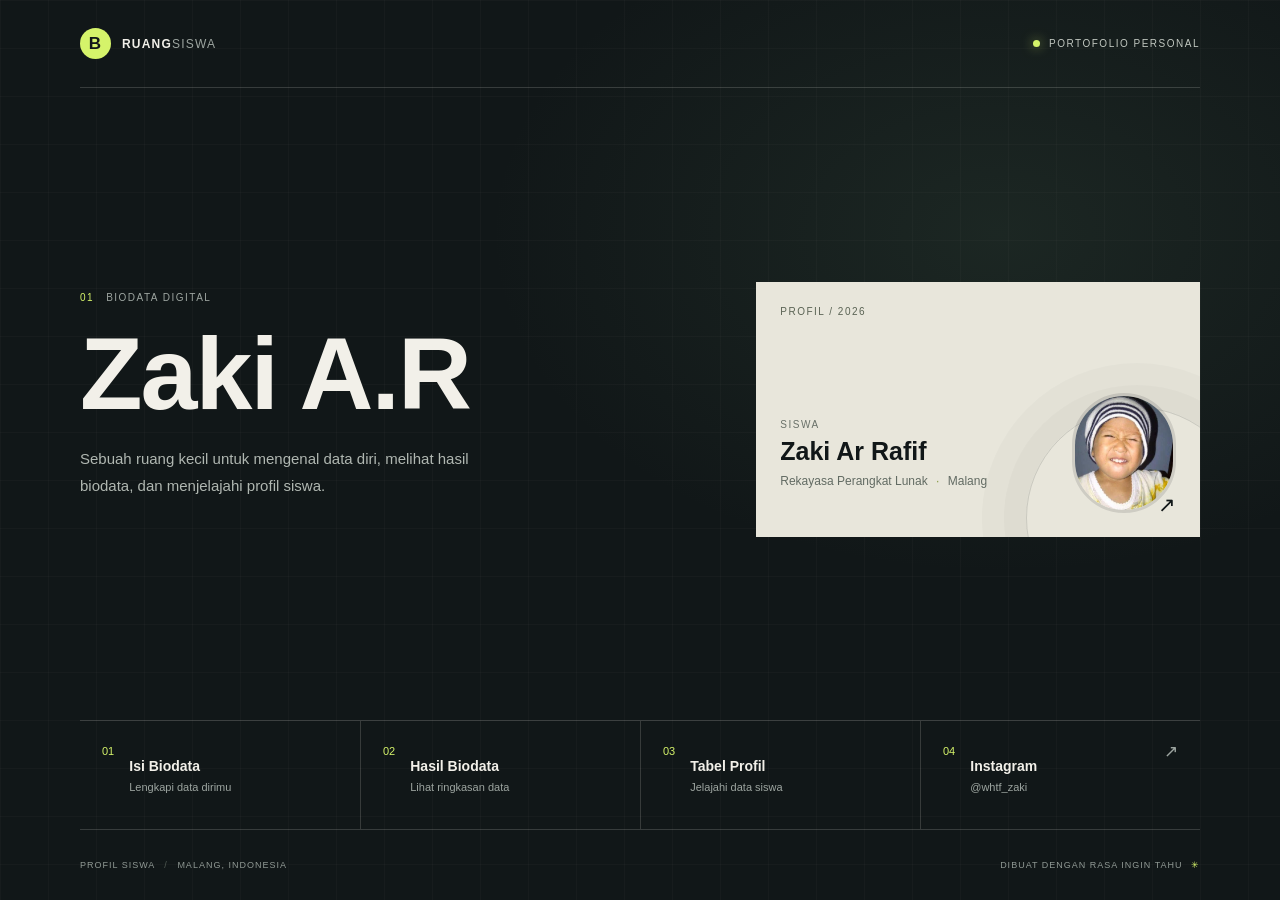
<file: index.html>
<!DOCTYPE html>
<html lang="id">
<head>
    <meta charset="UTF-8">
    <meta name="viewport" content="width=device-width, initial-scale=1.0">
    <meta name="theme-color" content="#111718">
    <title>Biodata Siswa | Zaki Ar Rafif</title>
    <link rel="stylesheet" href="style.css">
</head>
<body>
    <main class="home">
        <header class="topbar">
            <a class="wordmark" href="index.html" aria-label="Beranda Biodata Siswa">
                <span class="wordmark-icon" aria-hidden="true">B</span>
                <span>RUANG<span class="wordmark-light">SISWA</span></span>
            </a>
            <span class="topbar-note"><span class="status-dot"></span> PORTOFOLIO PERSONAL</span>
        </header>

        <section class="welcome" aria-labelledby="welcome-title">
            <div class="welcome-copy">
                <p class="eyebrow"><span>01</span> BIODATA DIGITAL</p>
                <h1 id="welcome-title">Zaki A.R<br><span></span></h1>
                <p class="intro">Sebuah ruang kecil untuk mengenal data diri, melihat hasil biodata, dan menjelajahi profil siswa.</p>
                </a>
            </div>

            <aside class="profile-note" aria-label="Profil siswa">
                <span class="note-index">PROFIL / 2026</span>
                <div class="profile-summary">
                    <div class="profile-copy">
                        <p class="profile-label">SISWA</p>
                        <h2>Zaki Ar Rafif</h2>
                        <p class="profile-detail">Rekayasa Perangkat Lunak <span>·</span> Malang</p>
                    </div>
                    <img class="profile-photo" src="zaki.jpg" alt="Foto Zaki Ar Rafif" width="104" height="120">
                </div>
                <span class="note-mark" aria-hidden="true">↗</span>
            </aside>
        </section>

        <nav class="menu-list" aria-label="Jelajahi biodata">
            <a class="menu-item" href="form_biodata.html">
                <span class="menu-number">01</span>
                <span class="menu-copy"><strong>Isi Biodata</strong><small>Lengkapi data dirimu</small></span>
                <span class="menu-arrow" aria-hidden="true"></span>
            </a>
            <a class="menu-item" href="hasil_biodata.html">
                <span class="menu-number">02</span>
                <span class="menu-copy"><strong>Hasil Biodata</strong><small>Lihat ringkasan data</small></span>
                <span class="menu-arrow" aria-hidden="true"></span>
            </a>
            <a class="menu-item" href="tabel.html">
                <span class="menu-number">03</span>
                <span class="menu-copy"><strong>Tabel Profil</strong><small>Jelajahi data siswa</small></span>
                <span class="menu-arrow" aria-hidden="true"></span>
            </a>
            <a class="menu-item" href="https://www.instagram.com/whtf_zaki/" target="_blank" rel="noopener noreferrer">
                <span class="menu-number">04</span>
                <span class="menu-copy"><strong>Instagram</strong><small>@whtf_zaki</small></span>
                <span class="menu-arrow" aria-hidden="true">&#8599;</span>
            </a>
        </nav>

        <footer class="footer">
            <span>PROFIL SISWA <span class="footer-separator">/</span> MALANG, INDONESIA</span>
            <span>DIBUAT DENGAN RASA INGIN TAHU <span class="footer-star">✳</span></span>
        </footer>
    </main>
</body>
</html>
</file>
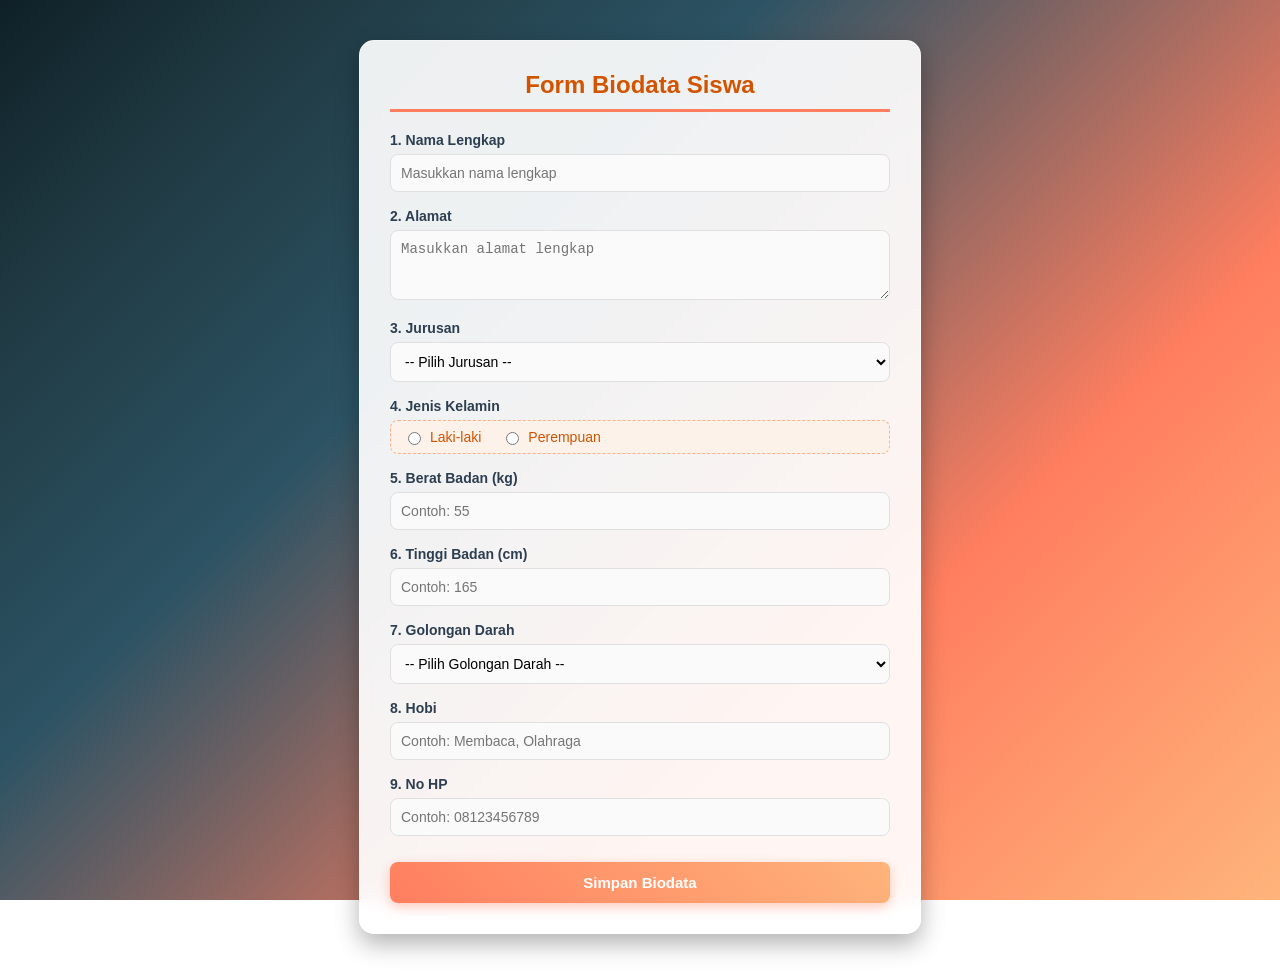
<file: form_biodata.html>
<!DOCTYPE html>
<html lang="en">
<head>
    <meta charset="UTF-8">
    <meta name="viewport" content="width=device-width, initial-scale=1.0">
    <title>Document</title>
</head>
<body>
    <!DOCTYPE html>
<html lang="id">
<head>
  <meta charset="UTF-8">
  <meta name="viewport" content="width=device-width, initial-scale=1.0">
  <title>Aplikasi Biodata Siswa - Sunset Theme</title>
  <style>
    /* Latar Belakang Gradasi Tema Sunset */
    body {
      font-family: 'Segoe UI', Tahoma, Geneva, Verdana, sans-serif;
      background: linear-gradient(135deg, #0f2027 0%, #203a43 15%, #2c5364 35%, #ff7e5f 70%, #feb47b 100%);
      background-attachment: fixed;
      display: flex;
      justify-content: center;
      padding: 40px 15px;
      margin: 0;
      min-height: 100vh;
      box-sizing: border-box;
    }

    /* Kartu Utama dengan Efek Transparansi Kaca (Glassmorphism) */
    .card {
      background: rgba(255, 255, 255, 0.92);
      backdrop-filter: blur(10px);
      padding: 30px;
      border-radius: 15px;
      box-shadow: 0 10px 25px rgba(0, 0, 0, 0.3);
      width: 100%;
      max-width: 500px;
      border: 1px solid rgba(255, 255, 255, 0.4);
    }

    /* Judul Tema Sunset */
    h2 {
      margin-top: 0;
      color: #d35400;
      text-align: center;
      border-bottom: 3px solid #ff7e5f;
      padding-bottom: 10px;
      margin-bottom: 20px;
      font-size: 24px;
    }

    .form-group {
      margin-bottom: 16px;
    }

    label {
      display: block;
      margin-bottom: 6px;
      font-weight: 600;
      color: #2c3e50;
      font-size: 14px;
    }

    input[type="text"], 
    input[type="number"], 
    input[type="tel"], 
    select, 
    textarea {
      width: 100%;
      padding: 10px;
      box-sizing: border-box;
      border: 1px solid #e0e0e0;
      border-radius: 8px;
      font-size: 14px;
      background-color: #fafafa;
      transition: all 0.3s ease;
    }

    input:focus, select:focus, textarea:focus {
      outline: none;
      border-color: #ff7e5f;
      box-shadow: 0 0 5px rgba(255, 126, 95, 0.5);
      background-color: #fff;
    }

    /* Opsi Pilihan Jenis Kelamin (Radio Button Styling) */
    .radio-group {
      display: flex;
      gap: 20px;
      margin-top: 6px;
      background: #fdf2e9;
      padding: 8px 12px;
      border-radius: 8px;
      border: 1px dashed #ffb088;
    }

    .radio-group label {
      font-weight: 500;
      cursor: pointer;
      color: #d35400;
      display: flex;
      align-items: center;
      gap: 6px;
      margin-bottom: 0;
    }

    .radio-group input[type="radio"] {
      accent-color: #ff7e5f; /* Warna titik radio disesuaikan dengan sunset */
      cursor: pointer;
    }

    /* Tombol Utama (Warna Gradasi Sunset) */
    button {
      width: 100%;
      padding: 12px;
      border: none;
      border-radius: 8px;
      font-size: 15px;
      cursor: pointer;
      color: white;
      font-weight: bold;
      transition: transform 0.2s, box-shadow 0.2s;
    }

    button:active {
      transform: scale(0.98);
    }

    .btn-simpan {
      background: linear-gradient(45deg, #ff7e5f, #feb47b);
      margin-top: 10px;
      box-shadow: 0 4px 12px rgba(255, 126, 95, 0.4);
    }

    .btn-simpan:hover {
      background: linear-gradient(45deg, #e76f51, #f4a261);
    }

    .btn-cetak {
      background: linear-gradient(45deg, #2a9d8f, #e9c46a);
      box-shadow: 0 4px 12px rgba(42, 157, 143, 0.3);
    }

    .btn-kembali {
      background-color: #6c757d;
    }

    /* Container Hasil */
    #hasilContainer {
      display: none;
    }

    .result-table {
      width: 100%;
      border-collapse: collapse;
      margin-top: 15px;
    }

    .result-table td {
      padding: 10px 4px;
      border-bottom: 1px solid #f2f2f2;
      vertical-align: top;
      font-size: 14px;
      color: #333;
    }

    .result-table td.label {
      font-weight: bold;
      color: #d35400;
      width: 42%;
    }

    .button-group {
      display: flex;
      gap: 10px;
      margin-top: 20px;
    }

    @media print {
      body {
        background: none;
        padding: 0;
      }
      .button-group {
        display: none;
      }
      .card {
        box-shadow: none;
        border: none;
        max-width: 100%;
      }
    }
  </style>
</head>
<body>

  <!-- SLIDE 1: FORM INPUT BIODATA -->
  <div id="formContainer" class="card">
    <h2>Form Biodata Siswa</h2>
    <form id="biodataForm">
      
      <!-- 1. Nama -->
      <div class="form-group">
        <label for="nama">1. Nama Lengkap</label>
        <input type="text" id="nama" required placeholder="Masukkan nama lengkap">
      </div>

      <!-- 2. Alamat -->
      <div class="form-group">
        <label for="alamat">2. Alamat</label>
        <textarea id="alamat" rows="3" required placeholder="Masukkan alamat lengkap"></textarea>
      </div>

      <!-- 3. Jurusan -->
      <div class="form-group">
        <label for="jurusan">3. Jurusan</label>
        <select id="jurusan" required>
          <option value="">-- Pilih Jurusan --</option>
          <option value="Rekayasa Perangkat Lunak">Rekayasa Perangkat Lunak</option>
          <option value="Teknik Komputer & Jaringan">Teknik Komputer & Jaringan</option>
          <option value="Multimedia">Multimedia</option>
          <option value="Akuntansi">Akuntansi</option>
        </select>
      </div>

      <!-- 4. Jenis Kelamin (Pilihan Radio Button) -->
      <div class="form-group">
        <label>4. Jenis Kelamin</label>
        <div class="radio-group">
          <label><input type="radio" name="jenisKelamin" value="Laki-laki" required> Laki-laki</label>
          <label><input type="radio" name="jenisKelamin" value="Perempuan" required> Perempuan</label>
        </div>
      </div>

      <!-- 5. Berat Badan -->
      <div class="form-group">
        <label for="beratBadan">5. Berat Badan (kg)</label>
        <input type="number" id="beratBadan" required placeholder="Contoh: 55">
      </div>

      <!-- 6. Tinggi Badan -->
      <div class="form-group">
        <label for="tinggiBadan">6. Tinggi Badan (cm)</label>
        <input type="number" id="tinggiBadan" required placeholder="Contoh: 165">
      </div>

      <!-- 7. Golongan Darah -->
      <div class="form-group">
        <label for="golDarah">7. Golongan Darah</label>
        <select id="golDarah" required>
          <option value="">-- Pilih Golongan Darah --</option>
          <option value="A">A</option>
          <option value="B">B</option>
          <option value="AB">AB</option>
          <option value="O">O</option>
        </select>
      </div>

      <!-- 8. Hobi -->
      <div class="form-group">
        <label for="hobi">8. Hobi</label>
        <input type="text" id="hobi" required placeholder="Contoh: Membaca, Olahraga">
      </div>

      <!-- 9. No HP -->
      <div class="form-group">
        <label for="noHp">9. No HP</label>
        <input type="tel" id="noHp" required placeholder="Contoh: 08123456789">
      </div>

      <button type="submit" class="btn-simpan">Simpan Biodata</button>
    </form>
  </div>
</body>
</html>
</file>
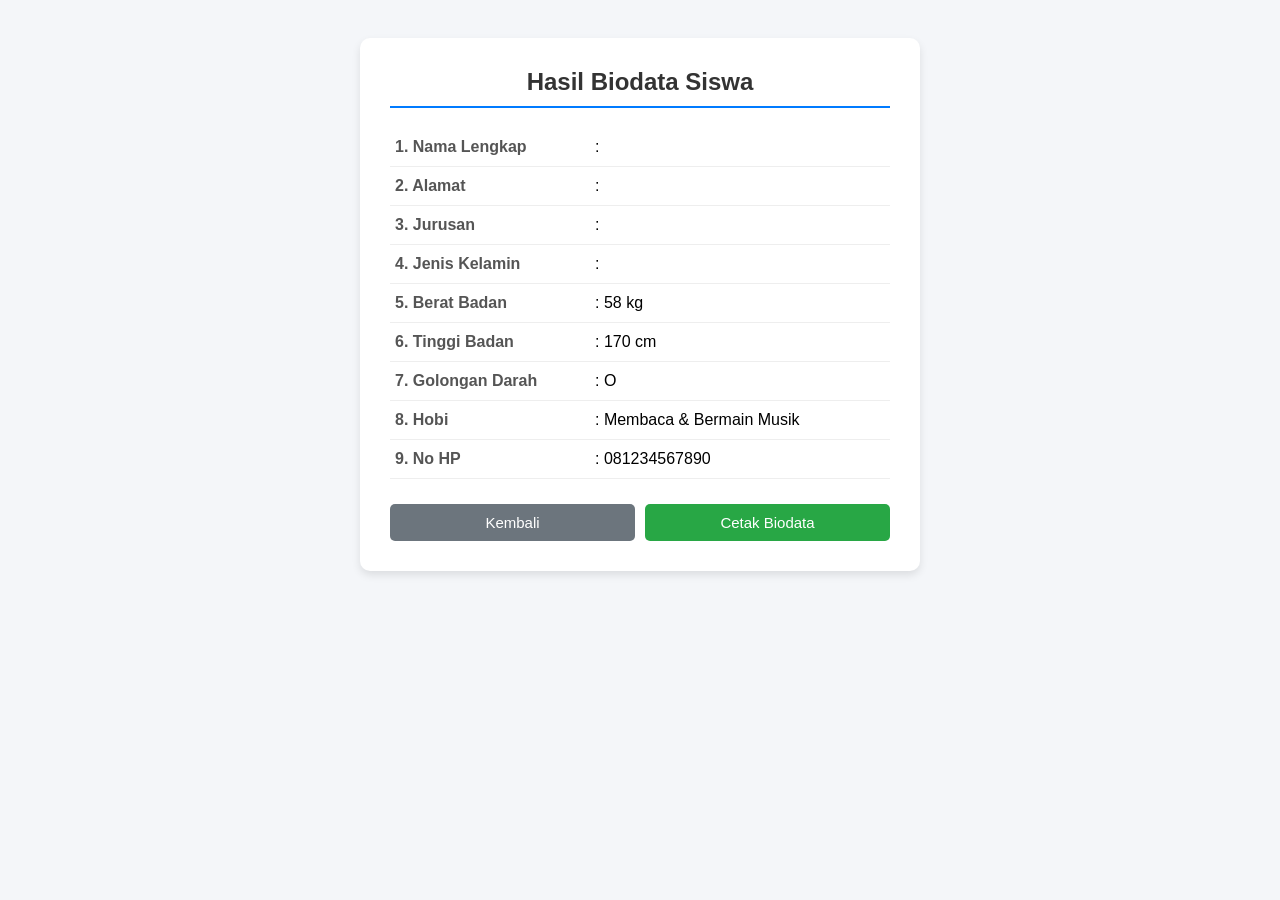
<file: hasil_biodata.html>
<!DOCTYPE html>
<html lang="en">
<head>
    <meta charset="UTF-8">
    <meta name="viewport" content="width=device-width, initial-scale=1.0">
    <title>Document</title>
</head>
<body>
    <!DOCTYPE html>
<html lang="en">
<head>
    <meta charset="UTF-8">
    <meta name="viewport" content="width=device-width, initial-scale=1.0">
    <title>Document</title>
</head>
<body>
  <!DOCTYPE html>
<html lang="id">
<head>
  <meta charset="UTF-8">
  <meta name="viewport" content="width=device-width, initial-scale=1.0">
  <title>Hasil Biodata Siswa</title>
  <style>
    body {
      font-family: Arial, sans-serif;
      background-color: #f4f6f9;
      display: flex;
      justify-content: center;
      padding: 30px;
    }
    .card {
      background: #fff;
      padding: 30px;
      border-radius: 10px;
      box-shadow: 0 4px 8px rgba(0,0,0,0.1);
      width: 100%;
      max-width: 500px;
    }
    h2 {
      margin-top: 0;
      color: #333;
      text-align: center;
      border-bottom: 2px solid #007bff;
      padding-bottom: 10px;
    }
    .result-table {
      width: 100%;
      border-collapse: collapse;
      margin-top: 20px;
    }
    .result-table td {
      padding: 10px 5px;
      border-bottom: 1px solid #eee;
      vertical-align: top;
    }
    .result-table td.label {
      font-weight: bold;
      color: #555;
      width: 40%;
    }
    .button-group {
      display: flex;
      gap: 10px;
      margin-top: 25px;
    }
    button {
      flex: 1;
      padding: 10px;
      border: none;
      border-radius: 5px;
      font-size: 15px;
      cursor: pointer;
      color: white;
    }
    .btn-cetak {
      background-color: #28a745;
    }
    .btn-cetak:hover {
      background-color: #218838;
    }
    .btn-kembali {
      background-color: #6c757d;
    }
    .btn-kembali:hover {
      background-color: #5a6268;
    }
    @media print {
      .button-group {
        display: none;
      }
      body {
        background-color: #fff;
        padding: 0;
      }
      .card {
        box-shadow: none;
        max-width: 100%;
      }
    }
  </style>
</head>
<body>

  <div class="card">
    <h2>Hasil Biodata Siswa</h2>
    
    <table class="result-table">
      <tr>
        <td class="label">1. Nama Lengkap</td>
        <td>: <span id="resNama"></span></td>
      </tr>
      <tr>
        <td class="label">2. Alamat</td>
        <td>: <span id="resAlamat"></span></td>
      </tr>
      <tr>
        <td class="label">3. Jurusan</td>
        <td>: <span id="resJurusan"></span></td>
      </tr>
      <tr>
        <td class="label">4. Jenis Kelamin</td>
        <td>: <span id="resJenisKelamin"></span></td>
      </tr>
      <tr>
        <td class="label">5. Berat Badan</td>
        <td>: <span id="resBeratBadan">58 kg</span></td>
      </tr>
      <tr>
        <td class="label">6. Tinggi Badan</td>
        <td>: <span id="resTinggiBadan">170 cm</span></td>
      </tr>
      <tr>
        <td class="label">7. Golongan Darah</td>
        <td>: <span id="resGolDarah">O</span></td>
      </tr>
      <tr>
        <td class="label">8. Hobi</td>
        <td>: <span id="resHobi">Membaca & Bermain Musik</span></td>
      </tr>
      <tr>
        <td class="label">9. No HP</td>
        <td>: <span id="resNoHp">081234567890</span></td>
      </tr>
    </table>

    <div class="button-group">
      <button class="btn-kembali" onclick="window.history.back()">Kembali</button>
      <button class="btn-cetak" onclick="window.print()">Cetak Biodata</button>
    </div>
  </div>

</body>
</html>
</file>
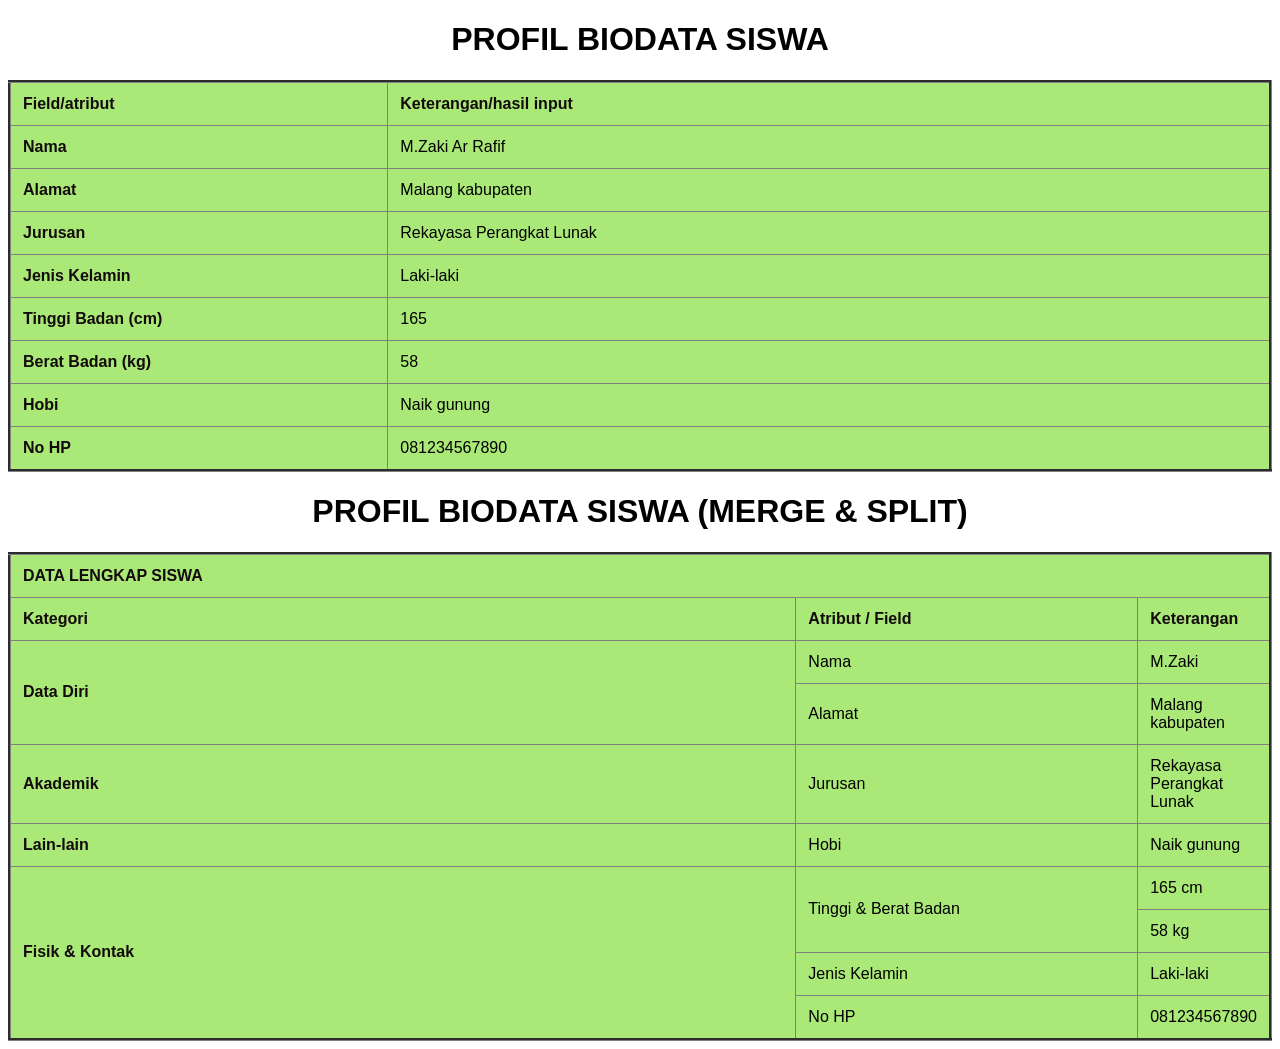
<file: tabel.html>
<!DOCTYPE html>
<html lang="en">
<head>
    <meta charset="UTF-8">
    <meta name="viewport" content="width=device-width, initial-scale=1.0">
    <title>Document</title>
</head>
<body>
    <meta charset="UTF-8">
    <title>Biodata Mahasiswa Vertikal</title>
    <style>
        /* Membuat judul rata tengah */
        h1 {
            text-align: center;
            font-family: Arial, sans-serif;
        }

        /* Membuat tabel melebar 100% dan rapi */
        table {
            width: 100%;
            border-collapse: collapse;
            font-family: Arial, sans-serif;
        }

        /* Mengatur lebar kolom kiri (label) dan kolom kanan (isi) */
        th {
            width: 30%;
            background-color: #aae977; /* Warna biru tua sesuai punya kamu */
            color: rgb(19, 11, 11);
            text-align: left;
            padding: 12px;
        }

        td {
            width: 70%;
            background-color: #aae977; /* Warna biru muda sesuai punya kamu */
            color: black;
            padding: 12px;
        }
    </style>
</head>
<body>

    <h1>PROFIL BIODATA SISWA</h1>

    <table border="3">
        <tr>
            <th>Field/atribut</th>
            <th>Keterangan/hasil input</th>
        </tr>
        <tr>   
            <th>Nama</th>
            <td>M.Zaki Ar Rafif</td>
        </tr>
        <tr>
            <th>Alamat</th>
            <td>Malang kabupaten</td>
        </tr>
        <tr>
            <th>Jurusan</th>
            <td>Rekayasa Perangkat Lunak</td>
        </tr>
        <tr>
            <th>Jenis Kelamin</th>
            <td>Laki-laki</td>
        </tr>
        <tr>
            <th>Tinggi Badan (cm)</th>
            <td>165</td>
        </tr>
        <tr>
            <th>Berat Badan (kg)</th>
            <td>58</td>
        </tr>
        <tr>
            <th>Hobi</th>
            <td>Naik gunung</td>
        </tr>
        <tr>
            <th>No HP</th>
            <td>081234567890</td>
        </tr>
    </table>
    <h1>PROFIL BIODATA SISWA (MERGE & SPLIT)</h1>

    <table border="3">
        <tr>
            <!-- Colspan: menggabungkan 3 kolom untuk Judul Header -->
            <th colspan="3">DATA LENGKAP SISWA
            </th>
        </tr>
        <tr>
            <th width="30%">Kategori</th>
            <th width="35%">Atribut / Field</th>
            <th width="35%">Keterangan</th>
        </tr>
        <tr>
            <!-- Rowspan: menggabungkan 2 baris ke bawah untuk kategori Data Diri -->
            <td rowspan="2" style="background-color: #aae977; color:rgb(19, 11, 11);; font-weight: bold;">Data Diri</td>
            <td>Nama</td>
            <td>M.Zaki</td>
        

        </tr>
        <tr>
            <td>Alamat</td>
            <td>Malang kabupaten</td>
        </tr>
        <tr>
            <!-- Rowspan: menggabungkan 1 baris ke bawah untuk kategori Akademik -->
            <td rowspan="1" style="background-color: #aae977; color: rgb(19, 11, 11);; font-weight: bold;">Akademik</td>
            <td>Jurusan</td>
            <td>Rekayasa Perangkat Lunak</td>
        </tr>
        <tr>
           <td rowspan="1" style="background: #aae977; color:rgb(19, 11, 11);font-weight: bold;"><b>Lain-lain</b></td>
  <td>Hobi</td>
  <td>Naik gunung</td>
        </tr>
        <tr>
        <td rowspan="4" style="background: #aae977; color:rgb(19, 11, 11);font-weight: bold;"><b>Fisik & Kontak</b></td>
  <td rowspan="2">Tinggi & Berat Badan</td>
  <td>165 cm</td>
</tr>
<tr>
  <td>58 kg</td>
</tr>
<tr>
  <td>Jenis Kelamin</td>
  <td>Laki-laki</td>
</tr>
<tr>
  <td>No HP</td>
  <td>081234567890</td>
</tr>
    </table>

</body>
</html>
</file>
<file: style.css>
:root {
	color-scheme: dark;
	font-family: "Trebuchet MS", "Segoe UI", sans-serif;
	background: #111718;
	color: #f2f0e9;
	font-synthesis: none;
	text-rendering: optimizeLegibility;
	-webkit-font-smoothing: antialiased;
	--ink: #111718;
	--paper: #f2f0e9;
	--muted: #9da5a0;
	--lime: #d5f36a;
	--line: rgba(242, 240, 233, 0.17);
}

* {
	box-sizing: border-box;
}

body {
	min-width: 320px;
	min-height: 100vh;
	margin: 0;
	background-color: var(--ink);
	background-image: radial-gradient(ellipse at 78% 26%, rgba(82, 117, 90, 0.17), transparent 36%),
		linear-gradient(rgba(255, 255, 255, 0.025) 1px, transparent 1px),
		linear-gradient(90deg, rgba(255, 255, 255, 0.025) 1px, transparent 1px);
	background-size: auto, 48px 48px, 48px 48px;
}

a {
	color: inherit;
	text-decoration: none;
}

.home {
	width: min(1120px, calc(100% - 64px));
	min-height: 100vh;
	margin: 0 auto;
	display: flex;
	flex-direction: column;
}

.topbar,
.footer {
	display: flex;
	align-items: center;
	justify-content: space-between;
}

.topbar {
	min-height: 88px;
	border-bottom: 1px solid var(--line);
}

.wordmark {
	display: inline-flex;
	align-items: center;
	gap: 11px;
	font-size: 12px;
	font-weight: 800;
	letter-spacing: 1.2px;
}

.wordmark-icon {
	width: 31px;
	height: 31px;
	display: grid;
	place-items: center;
	background: var(--lime);
	color: var(--ink);
	font-size: 17px;
	border-radius: 50%;
}

.wordmark-light {
	color: var(--muted);
	font-weight: 500;
}

.topbar-note,
.eyebrow,
.note-index,
.profile-label,
.footer {
	font-size: 10px;
	letter-spacing: 1.5px;
}

.topbar-note {
	display: flex;
	align-items: center;
	gap: 9px;
	color: #c1c7c0;
}

.status-dot {
	width: 7px;
	height: 7px;
	background: var(--lime);
	border-radius: 50%;
	box-shadow: 0 0 12px rgba(213, 243, 106, 0.6);
}

.welcome {
	flex: 1;
	min-height: 455px;
	display: grid;
	grid-template-columns: 1fr 0.72fr;
	align-items: center;
	gap: 60px;
	padding: 66px 0 55px;
}

.eyebrow {
	display: flex;
	align-items: center;
	gap: 12px;
	margin: 0 0 24px;
	color: var(--muted);
}

.eyebrow span,
.note-index {
	color: var(--lime);
}

h1 {
	margin: 0;
	font-size: clamp(64px, 8vw, 104px);
	line-height: 0.91;
	letter-spacing: -2px;
	font-weight: 600;
}

h1 span {
	color: var(--lime);
	font-family: Georgia, "Times New Roman", serif;
	font-weight: 400;
	font-style: italic;
}

.intro {
	max-width: 390px;
	margin: 24px 0 28px;
	color: #b0b7b1;
	font-size: 15px;
	line-height: 1.8;
}

.primary-link {
	display: inline-flex;
	align-items: center;
	gap: 22px;
	padding: 13px 14px 13px 18px;
	background: var(--lime);
	color: var(--ink);
	font-size: 12px;
	font-weight: 700;
	transition: background-color 180ms ease, transform 180ms ease;
}

.primary-link:hover {
	background: #e4ff87;
	transform: translateY(-2px);
}

.arrow {
	font-size: 17px;
}

.profile-note {
	position: relative;
	min-height: 255px;
	padding: 24px;
	display: flex;
	flex-direction: column;
	justify-content: space-between;
	overflow: hidden;
	background: #e8e6db;
	color: var(--ink);
}

.profile-note::after {
	position: absolute;
	right: -48px;
	bottom: -92px;
	width: 220px;
	height: 220px;
	border: 1px solid rgba(17, 23, 24, 0.14);
	border-radius: 50%;
	content: "";
	box-shadow: 0 0 0 22px rgba(17, 23, 24, 0.025), 0 0 0 44px rgba(17, 23, 24, 0.025);
}

.note-index {
	color: #596253;
}

.profile-summary {
	position: relative;
	z-index: 1;
	display: flex;
	align-items: center;
	justify-content: space-between;
	gap: 16px;
}

.profile-copy {
	min-width: 0;
}

.profile-photo {
	width: 104px;
	height: 120px;
	flex: 0 0 auto;
	object-fit: cover;
	object-position: center;
	border: 3px solid rgba(17, 23, 24, 0.12);
	border-radius: 52px;
}

.profile-label {
	margin: 0 0 7px;
	color: #687068;
}

.profile-note h2 {
	margin: 0;
	font-size: 25px;
	letter-spacing: 0;
}

.profile-detail {
	margin: 8px 0 0;
	color: #626b63;
	font-size: 12px;
}

.profile-detail span {
	padding: 0 5px;
	color: #8b9d49;
}

.note-mark {
	position: absolute;
	right: 24px;
	bottom: 20px;
	z-index: 1;
	font-size: 21px;
}

.menu-list {
	display: grid;
	grid-template-columns: repeat(4, 1fr);
	border-top: 1px solid var(--line);
	border-bottom: 1px solid var(--line);
}

.menu-item {
	min-height: 108px;
	display: flex;
	align-items: center;
	gap: 15px;
	padding: 20px 22px;
	transition: background-color 180ms ease;
}

.menu-item + .menu-item {
	border-left: 1px solid var(--line);
}

.menu-item:hover {
	background: rgba(213, 243, 106, 0.07);
}

.menu-number {
	align-self: flex-start;
	padding-top: 4px;
	color: var(--lime);
	font-size: 11px;
}

.menu-copy {
	display: grid;
	gap: 7px;
}

.menu-copy strong {
	font-size: 14px;
	font-weight: 600;
}

.menu-copy small {
	color: var(--muted);
	font-size: 11px;
}

.menu-arrow {
	margin-left: auto;
	align-self: flex-start;
	color: var(--muted);
	font-size: 17px;
	transition: color 180ms ease, transform 180ms ease;
}

.menu-item:hover .menu-arrow {
	color: var(--lime);
	transform: translate(2px, -2px);
}

.footer {
	min-height: 70px;
	gap: 16px;
	color: #909994;
	font-size: 9px;
	letter-spacing: 1px;
}

.footer-separator {
	padding: 0 6px;
	color: #515b54;
}

.footer-star {
	padding-left: 5px;
	color: var(--lime);
}

a:focus-visible {
	outline: 2px solid var(--lime);
	outline-offset: 4px;
}

@media (max-width: 700px) {
	.home {
		width: min(100% - 40px, 520px);
	}

	.topbar {
		min-height: 72px;
	}

	.topbar-note {
		font-size: 8px;
		letter-spacing: 1px;
	}

	.welcome {
		min-height: 0;
		grid-template-columns: 1fr;
		gap: 36px;
		padding: 56px 0 42px;
	}

	h1 {
		font-size: clamp(64px, 15vw, 88px);
	}

	.profile-note {
		min-height: 215px;
	}

	.menu-list {
		grid-template-columns: 1fr;
	}

	.menu-item {
		min-height: 82px;
		padding: 15px 10px;
	}

	.menu-item + .menu-item {
		border-top: 1px solid var(--line);
		border-left: 0;
	}

	.footer {
		align-items: flex-start;
		flex-direction: column;
		justify-content: center;
		min-height: 75px;
		font-size: 8px;
	}
}

@media (prefers-reduced-motion: reduce) {
	*,
	*::before,
	*::after {
		scroll-behavior: auto !important;
		transition-duration: 0.01ms !important;
	}
}
</file>
